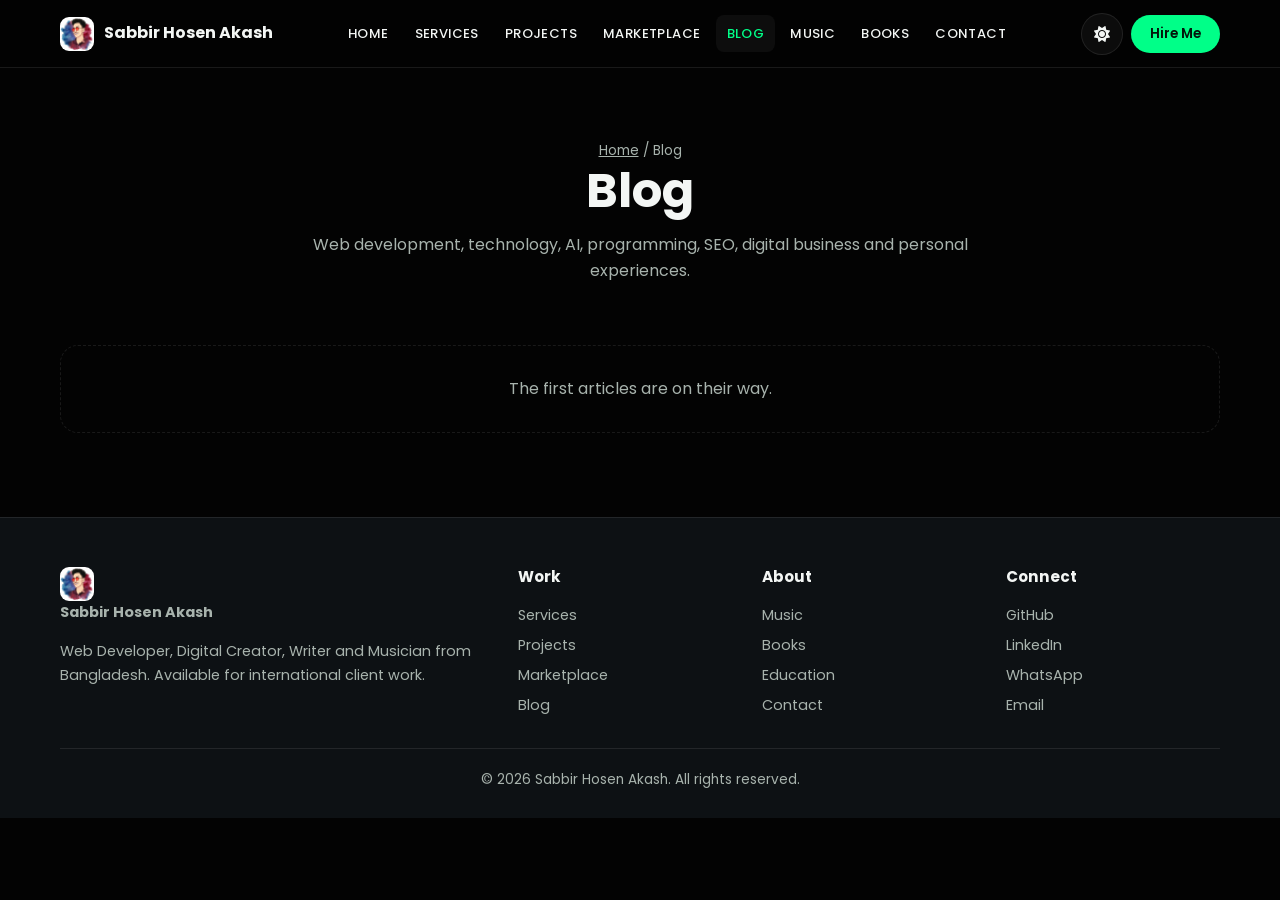
<file: blog.html>
<!DOCTYPE html>
<html lang="en" data-theme="dark">
<head>
<meta charset="UTF-8">
<meta name="viewport" content="width=device-width, initial-scale=1">
<title>Blog | Sabbir Hosen Akash</title>
<meta name="description" content="Articles on web development, SEO, AI and digital business.">
<meta name="author" content="Sabbir Hosen Akash">
<meta name="robots" content="index, follow">
<link rel="canonical" href="https://sabbirhosenakash.github.io/blog.html">
<meta property="og:type" content="website"><meta property="og:site_name" content="Sabbir Hosen Akash">
<meta property="og:url" content="https://sabbirhosenakash.github.io/blog.html"><meta property="og:title" content="Blog | Sabbir Hosen Akash">
<meta property="og:description" content="Articles on web development, SEO, AI and digital business."><meta property="og:image" content="https://sabbirhosenakash.github.io/sabbir.png">
<meta name="twitter:card" content="summary_large_image">
<link rel="icon" type="image/png" sizes="32x32" href="favicon-32x32.png"><link rel="icon" type="image/png" sizes="16x16" href="favicon-16x16.png">
<link rel="apple-touch-icon" sizes="180x180" href="apple-touch-icon.png"><link rel="shortcut icon" href="favicon.ico">
<link rel="manifest" href="site.webmanifest"><meta name="theme-color" content="#07090b">
<script>try{var t=localStorage.getItem('theme');if(t)document.documentElement.setAttribute('data-theme',t)}catch(e){}</script>
<link rel="preconnect" href="https://fonts.googleapis.com"><link rel="preconnect" href="https://fonts.gstatic.com" crossorigin>
<link rel="stylesheet" href="https://fonts.googleapis.com/css2?family=Poppins:wght@400;500;600;700&display=swap">
<link rel="stylesheet" href="https://cdnjs.cloudflare.com/ajax/libs/font-awesome/6.4.0/css/all.min.css">
<link rel="stylesheet" href="style.css">
</head>
<body data-page="blog">
<div id="site-header"></div>
<main id="main"><div id="view"><p class="loading">Loading…</p></div></main>
<div id="site-footer"></div>
<script src="config.js"></script>
<script src="data.js"></script>
<script src="script.js"></script>
</body>
</html>
</file>
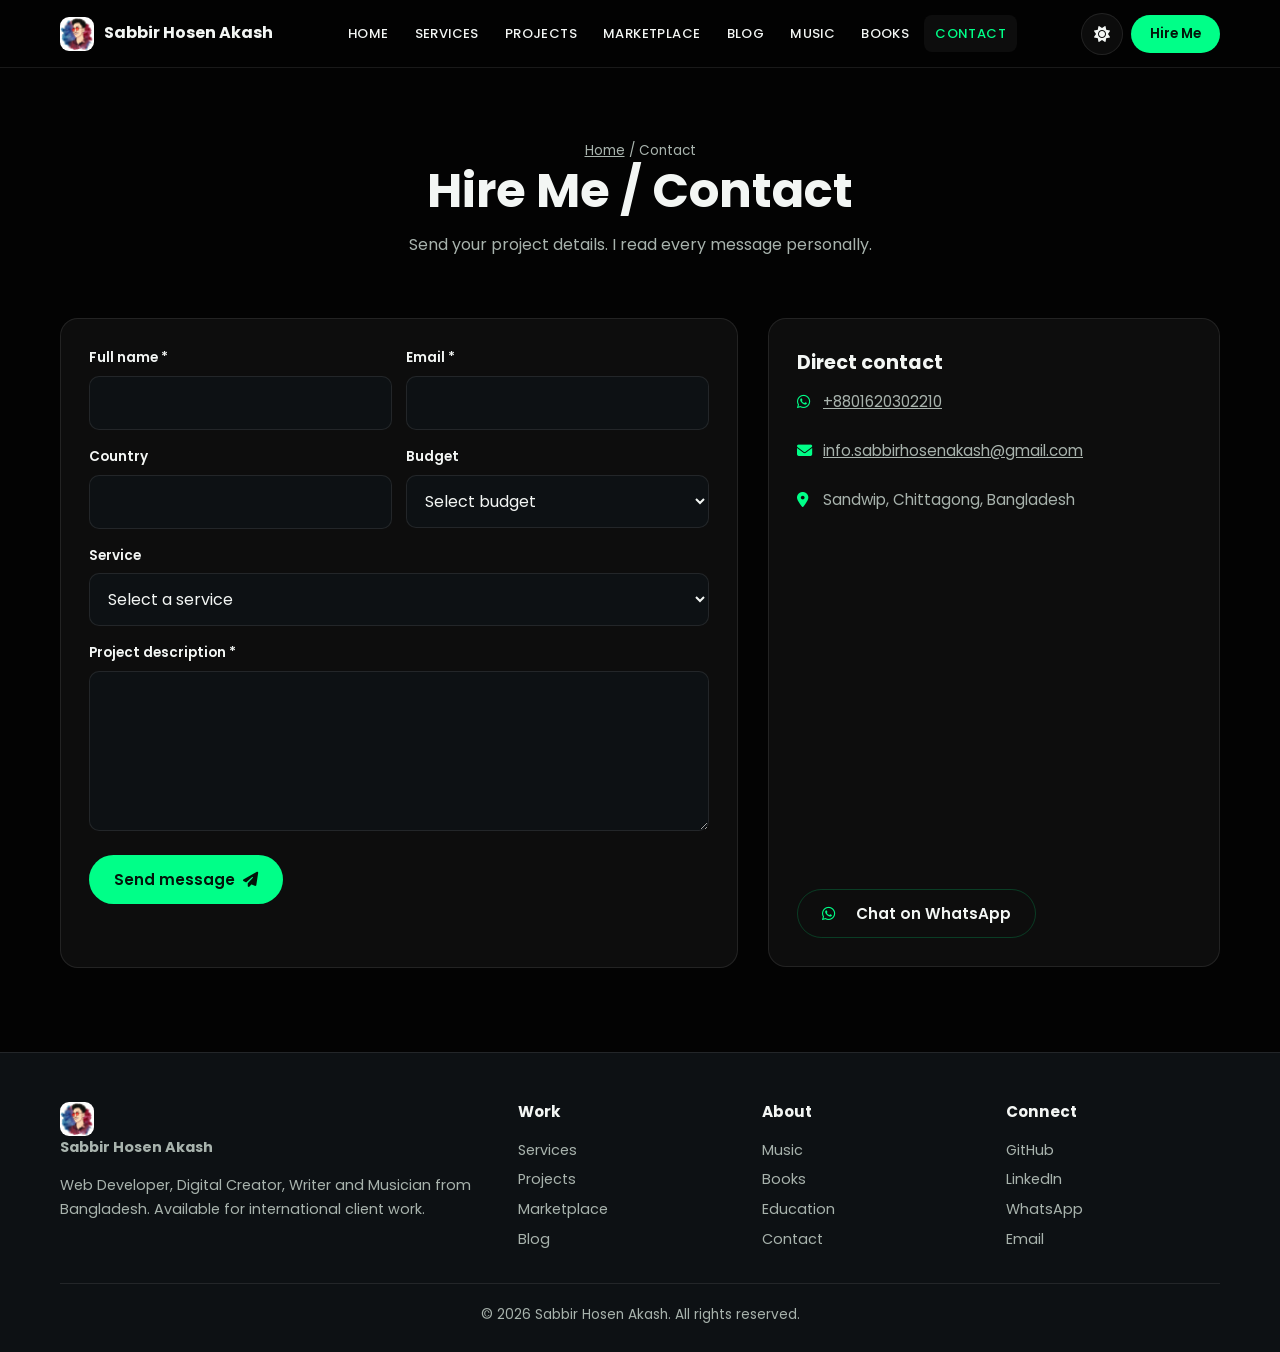
<file: contact.html>
<!DOCTYPE html>
<html lang="en" data-theme="dark">
<head>
<meta charset="UTF-8">
<meta name="viewport" content="width=device-width, initial-scale=1">
<title>Contact &amp; Hire Me | Sabbir Hosen Akash</title>
<meta name="description" content="Start a project with Sabbir Hosen Akash.">
<meta name="author" content="Sabbir Hosen Akash">
<meta name="robots" content="index, follow">
<link rel="canonical" href="https://sabbirhosenakash.github.io/contact.html">
<meta property="og:type" content="website"><meta property="og:site_name" content="Sabbir Hosen Akash">
<meta property="og:url" content="https://sabbirhosenakash.github.io/contact.html"><meta property="og:title" content="Contact &amp; Hire Me | Sabbir Hosen Akash">
<meta property="og:description" content="Start a project with Sabbir Hosen Akash."><meta property="og:image" content="https://sabbirhosenakash.github.io/sabbir.png">
<meta name="twitter:card" content="summary_large_image">
<link rel="icon" type="image/png" sizes="32x32" href="favicon-32x32.png"><link rel="icon" type="image/png" sizes="16x16" href="favicon-16x16.png">
<link rel="apple-touch-icon" sizes="180x180" href="apple-touch-icon.png"><link rel="shortcut icon" href="favicon.ico">
<link rel="manifest" href="site.webmanifest"><meta name="theme-color" content="#07090b">
<script>try{var t=localStorage.getItem('theme');if(t)document.documentElement.setAttribute('data-theme',t)}catch(e){}</script>
<link rel="preconnect" href="https://fonts.googleapis.com"><link rel="preconnect" href="https://fonts.gstatic.com" crossorigin>
<link rel="stylesheet" href="https://fonts.googleapis.com/css2?family=Poppins:wght@400;500;600;700&display=swap">
<link rel="stylesheet" href="https://cdnjs.cloudflare.com/ajax/libs/font-awesome/6.4.0/css/all.min.css">
<link rel="stylesheet" href="style.css">
</head>
<body data-page="contact">
<div id="site-header"></div>
<main id="main"><div id="view"><p class="loading">Loading…</p></div></main>
<div id="site-footer"></div>
<script src="config.js"></script>
<script src="data.js"></script>
<script src="script.js"></script>
</body>
</html>
</file>
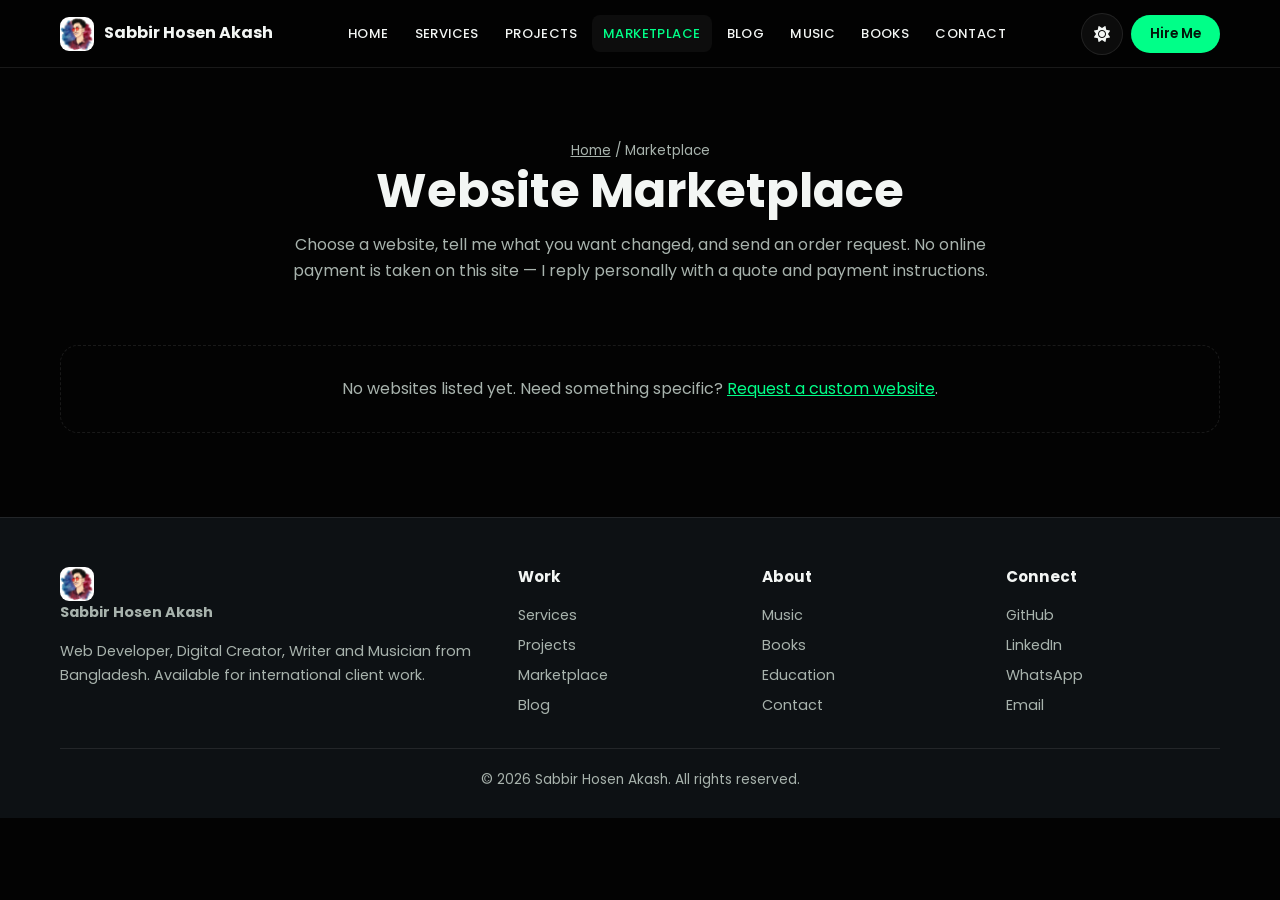
<file: marketplace.html>
<!DOCTYPE html>
<html lang="en" data-theme="dark">
<head>
<meta charset="UTF-8">
<meta name="viewport" content="width=device-width, initial-scale=1">
<title>Ready-Made Website Marketplace | Sabbir Hosen Akash</title>
<meta name="description" content="Ready-made websites built by Sabbir Hosen Akash.">
<meta name="author" content="Sabbir Hosen Akash">
<meta name="robots" content="index, follow">
<link rel="canonical" href="https://sabbirhosenakash.github.io/marketplace.html">
<meta property="og:type" content="website"><meta property="og:site_name" content="Sabbir Hosen Akash">
<meta property="og:url" content="https://sabbirhosenakash.github.io/marketplace.html"><meta property="og:title" content="Ready-Made Website Marketplace | Sabbir Hosen Akash">
<meta property="og:description" content="Ready-made websites built by Sabbir Hosen Akash."><meta property="og:image" content="https://sabbirhosenakash.github.io/sabbir.png">
<meta name="twitter:card" content="summary_large_image">
<link rel="icon" type="image/png" sizes="32x32" href="favicon-32x32.png"><link rel="icon" type="image/png" sizes="16x16" href="favicon-16x16.png">
<link rel="apple-touch-icon" sizes="180x180" href="apple-touch-icon.png"><link rel="shortcut icon" href="favicon.ico">
<link rel="manifest" href="site.webmanifest"><meta name="theme-color" content="#07090b">
<script>try{var t=localStorage.getItem('theme');if(t)document.documentElement.setAttribute('data-theme',t)}catch(e){}</script>
<link rel="preconnect" href="https://fonts.googleapis.com"><link rel="preconnect" href="https://fonts.gstatic.com" crossorigin>
<link rel="stylesheet" href="https://fonts.googleapis.com/css2?family=Poppins:wght@400;500;600;700&display=swap">
<link rel="stylesheet" href="https://cdnjs.cloudflare.com/ajax/libs/font-awesome/6.4.0/css/all.min.css">
<link rel="stylesheet" href="style.css">
</head>
<body data-page="marketplace">
<div id="site-header"></div>
<main id="main"><div id="view"><p class="loading">Loading…</p></div></main>
<div id="site-footer"></div>
<script src="config.js"></script>
<script src="data.js"></script>
<script src="script.js"></script>
</body>
</html>
</file>
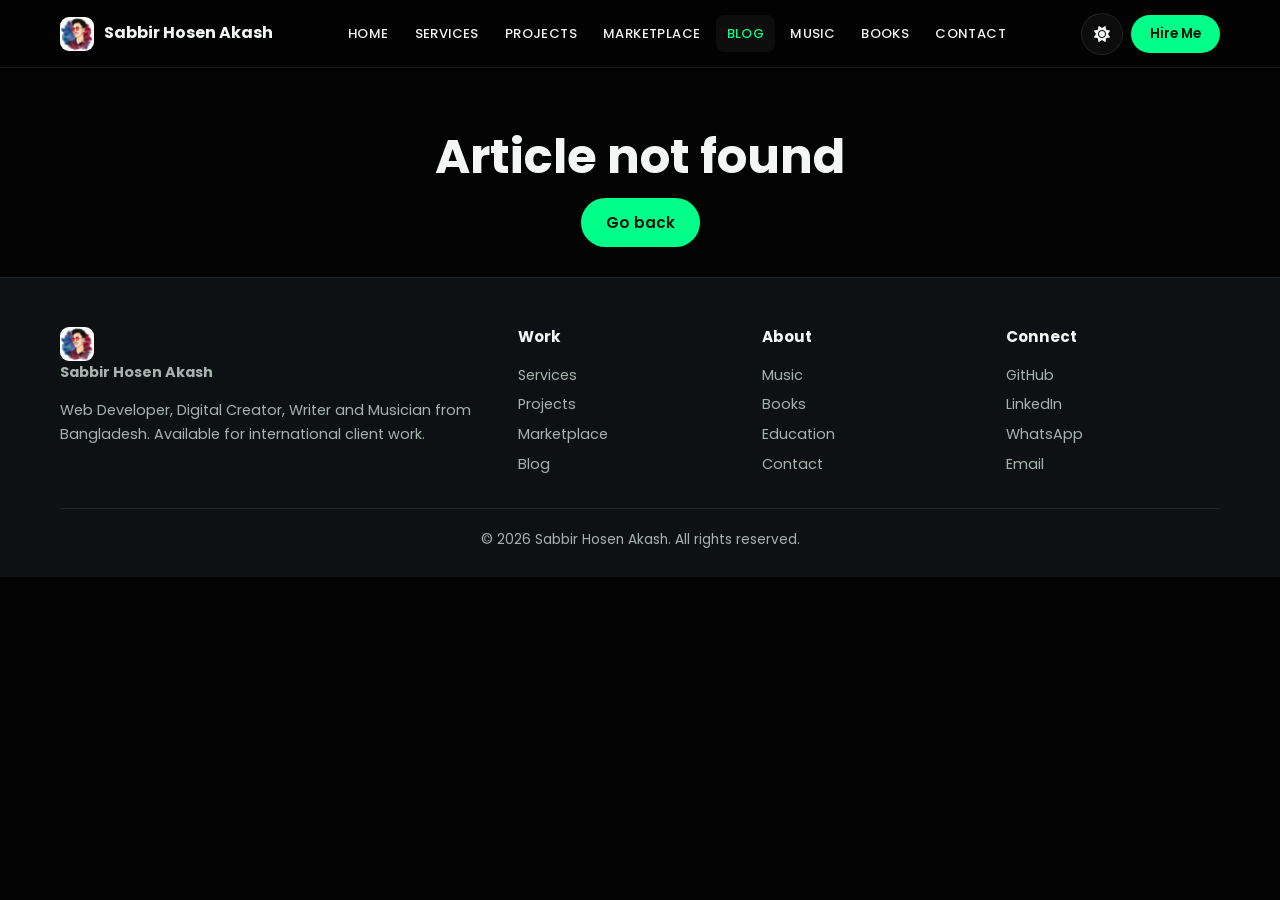
<file: post.html>
<!DOCTYPE html>
<html lang="en" data-theme="dark">
<head>
<meta charset="UTF-8">
<meta name="viewport" content="width=device-width, initial-scale=1">
<title>Article | Sabbir Hosen Akash</title>
<meta name="description" content="Article by Sabbir Hosen Akash.">
<meta name="author" content="Sabbir Hosen Akash">
<meta name="robots" content="index, follow">
<link rel="canonical" href="https://sabbirhosenakash.github.io/post.html">
<meta property="og:type" content="website"><meta property="og:site_name" content="Sabbir Hosen Akash">
<meta property="og:url" content="https://sabbirhosenakash.github.io/post.html"><meta property="og:title" content="Article | Sabbir Hosen Akash">
<meta property="og:description" content="Article by Sabbir Hosen Akash."><meta property="og:image" content="https://sabbirhosenakash.github.io/sabbir.png">
<meta name="twitter:card" content="summary_large_image">
<link rel="icon" type="image/png" sizes="32x32" href="favicon-32x32.png"><link rel="icon" type="image/png" sizes="16x16" href="favicon-16x16.png">
<link rel="apple-touch-icon" sizes="180x180" href="apple-touch-icon.png"><link rel="shortcut icon" href="favicon.ico">
<link rel="manifest" href="site.webmanifest"><meta name="theme-color" content="#07090b">
<script>try{var t=localStorage.getItem('theme');if(t)document.documentElement.setAttribute('data-theme',t)}catch(e){}</script>
<link rel="preconnect" href="https://fonts.googleapis.com"><link rel="preconnect" href="https://fonts.gstatic.com" crossorigin>
<link rel="stylesheet" href="https://fonts.googleapis.com/css2?family=Poppins:wght@400;500;600;700&display=swap">
<link rel="stylesheet" href="https://cdnjs.cloudflare.com/ajax/libs/font-awesome/6.4.0/css/all.min.css">
<link rel="stylesheet" href="style.css">
</head>
<body data-page="post">
<div id="site-header"></div>
<main id="main"><div id="view"><p class="loading">Loading…</p></div></main>
<div id="site-footer"></div>
<script src="config.js"></script>
<script src="data.js"></script>
<script src="script.js"></script>
</body>
</html>
</file>
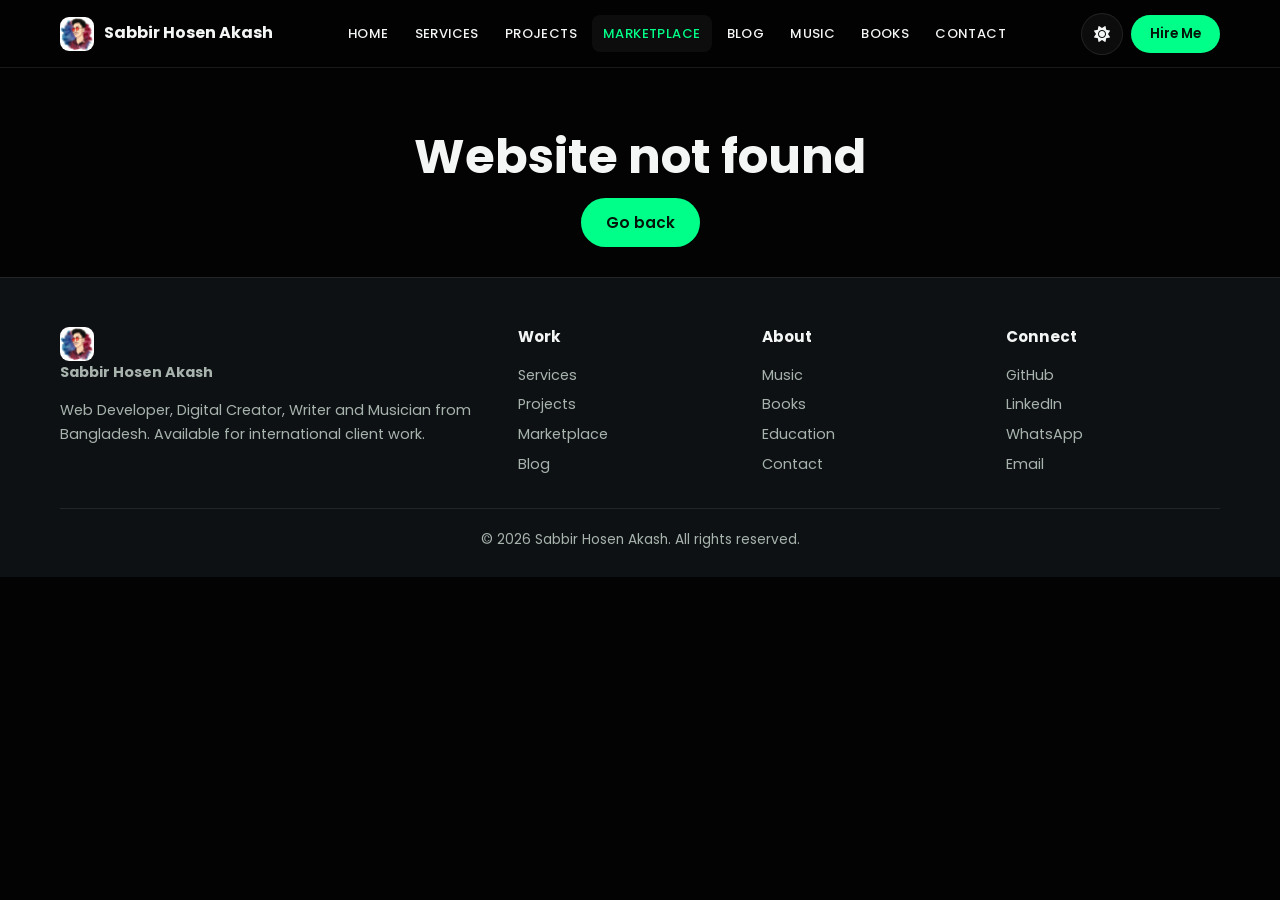
<file: product.html>
<!DOCTYPE html>
<html lang="en" data-theme="dark">
<head>
<meta charset="UTF-8">
<meta name="viewport" content="width=device-width, initial-scale=1">
<title>Ready-made Website | Sabbir Hosen Akash</title>
<meta name="description" content="Ready-made website by Sabbir Hosen Akash.">
<meta name="author" content="Sabbir Hosen Akash">
<meta name="robots" content="index, follow">
<link rel="canonical" href="https://sabbirhosenakash.github.io/product.html">
<meta property="og:type" content="website"><meta property="og:site_name" content="Sabbir Hosen Akash">
<meta property="og:url" content="https://sabbirhosenakash.github.io/product.html"><meta property="og:title" content="Ready-made Website | Sabbir Hosen Akash">
<meta property="og:description" content="Ready-made website by Sabbir Hosen Akash."><meta property="og:image" content="https://sabbirhosenakash.github.io/sabbir.png">
<meta name="twitter:card" content="summary_large_image">
<link rel="icon" type="image/png" sizes="32x32" href="favicon-32x32.png"><link rel="icon" type="image/png" sizes="16x16" href="favicon-16x16.png">
<link rel="apple-touch-icon" sizes="180x180" href="apple-touch-icon.png"><link rel="shortcut icon" href="favicon.ico">
<link rel="manifest" href="site.webmanifest"><meta name="theme-color" content="#07090b">
<script>try{var t=localStorage.getItem('theme');if(t)document.documentElement.setAttribute('data-theme',t)}catch(e){}</script>
<link rel="preconnect" href="https://fonts.googleapis.com"><link rel="preconnect" href="https://fonts.gstatic.com" crossorigin>
<link rel="stylesheet" href="https://fonts.googleapis.com/css2?family=Poppins:wght@400;500;600;700&display=swap">
<link rel="stylesheet" href="https://cdnjs.cloudflare.com/ajax/libs/font-awesome/6.4.0/css/all.min.css">
<link rel="stylesheet" href="style.css">
</head>
<body data-page="product">
<div id="site-header"></div>
<main id="main"><div id="view"><p class="loading">Loading…</p></div></main>
<div id="site-footer"></div>
<script src="config.js"></script>
<script src="data.js"></script>
<script src="script.js"></script>
</body>
</html>
</file>
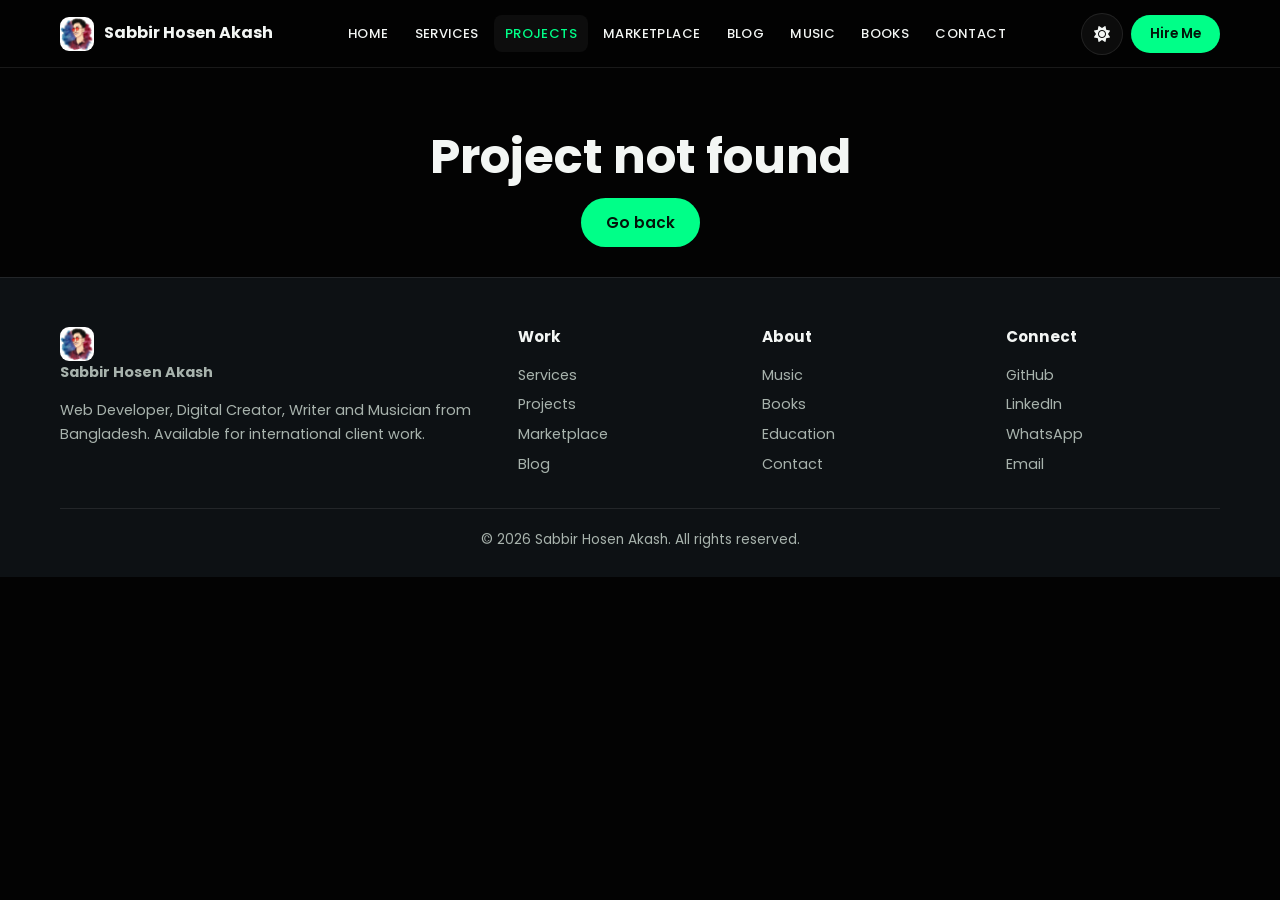
<file: project.html>
<!DOCTYPE html>
<html lang="en" data-theme="dark">
<head>
<meta charset="UTF-8">
<meta name="viewport" content="width=device-width, initial-scale=1">
<title>Project Case Study | Sabbir Hosen Akash</title>
<meta name="description" content="Project case study by Sabbir Hosen Akash.">
<meta name="author" content="Sabbir Hosen Akash">
<meta name="robots" content="index, follow">
<link rel="canonical" href="https://sabbirhosenakash.github.io/project.html">
<meta property="og:type" content="website"><meta property="og:site_name" content="Sabbir Hosen Akash">
<meta property="og:url" content="https://sabbirhosenakash.github.io/project.html"><meta property="og:title" content="Project Case Study | Sabbir Hosen Akash">
<meta property="og:description" content="Project case study by Sabbir Hosen Akash."><meta property="og:image" content="https://sabbirhosenakash.github.io/sabbir.png">
<meta name="twitter:card" content="summary_large_image">
<link rel="icon" type="image/png" sizes="32x32" href="favicon-32x32.png"><link rel="icon" type="image/png" sizes="16x16" href="favicon-16x16.png">
<link rel="apple-touch-icon" sizes="180x180" href="apple-touch-icon.png"><link rel="shortcut icon" href="favicon.ico">
<link rel="manifest" href="site.webmanifest"><meta name="theme-color" content="#07090b">
<script>try{var t=localStorage.getItem('theme');if(t)document.documentElement.setAttribute('data-theme',t)}catch(e){}</script>
<link rel="preconnect" href="https://fonts.googleapis.com"><link rel="preconnect" href="https://fonts.gstatic.com" crossorigin>
<link rel="stylesheet" href="https://fonts.googleapis.com/css2?family=Poppins:wght@400;500;600;700&display=swap">
<link rel="stylesheet" href="https://cdnjs.cloudflare.com/ajax/libs/font-awesome/6.4.0/css/all.min.css">
<link rel="stylesheet" href="style.css">
</head>
<body data-page="project">
<div id="site-header"></div>
<main id="main"><div id="view"><p class="loading">Loading…</p></div></main>
<div id="site-footer"></div>
<script src="config.js"></script>
<script src="data.js"></script>
<script src="script.js"></script>
</body>
</html>
</file>
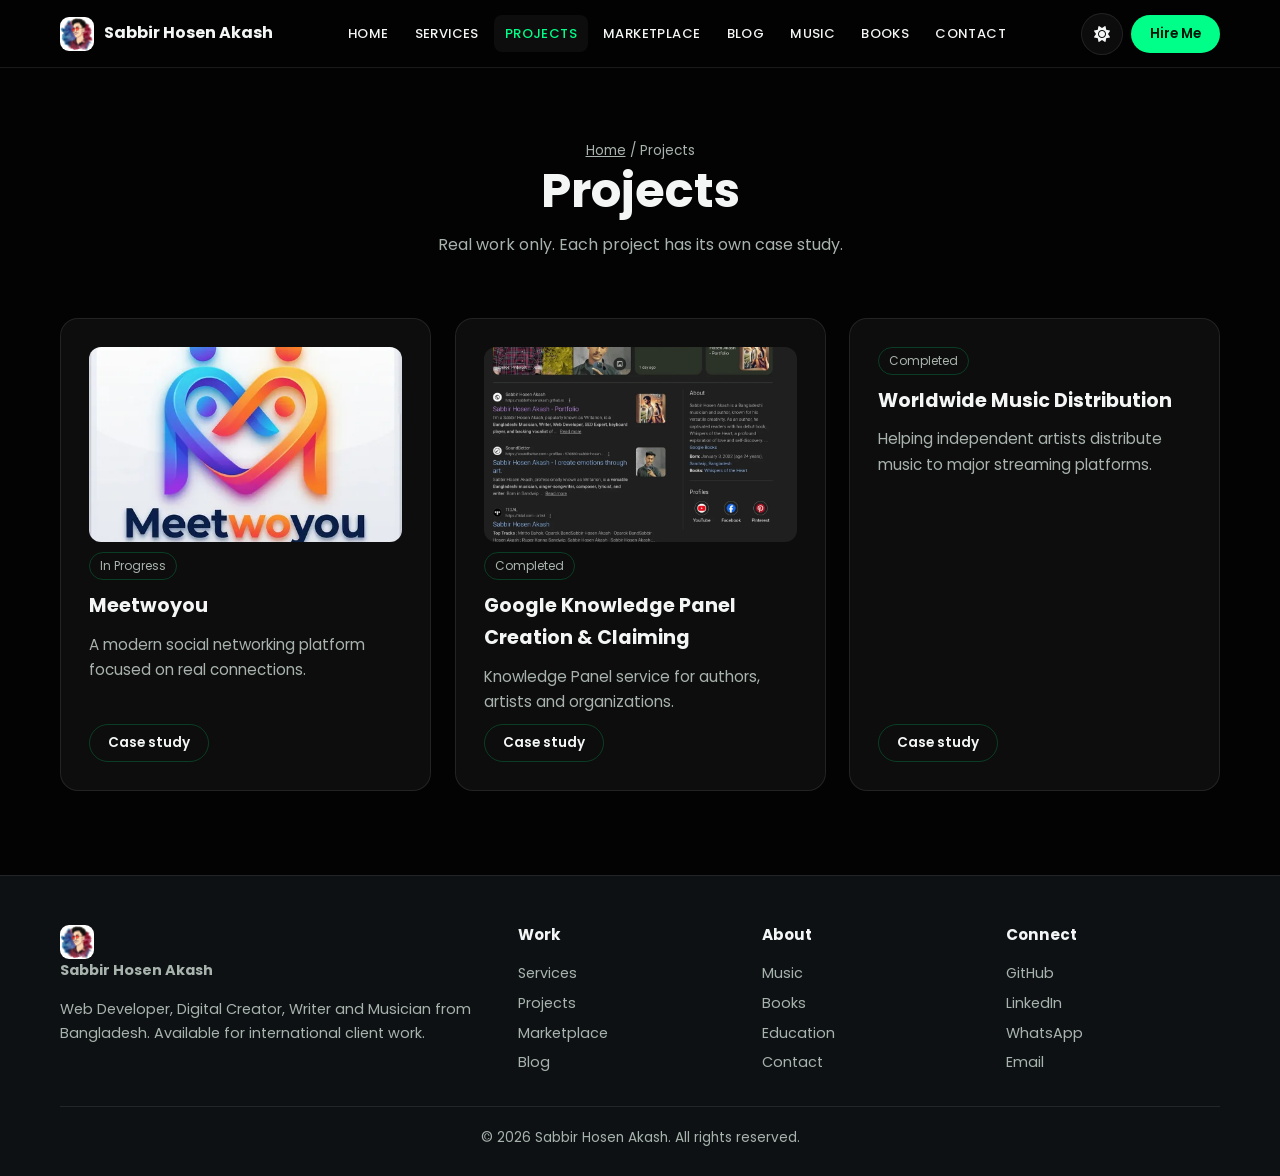
<file: projects.html>
<!DOCTYPE html>
<html lang="en" data-theme="dark">
<head>
<meta charset="UTF-8">
<meta name="viewport" content="width=device-width, initial-scale=1">
<title>Projects &amp; Case Studies | Sabbir Hosen Akash</title>
<meta name="description" content="Selected projects and case studies by Sabbir Hosen Akash.">
<meta name="author" content="Sabbir Hosen Akash">
<meta name="robots" content="index, follow">
<link rel="canonical" href="https://sabbirhosenakash.github.io/projects.html">
<meta property="og:type" content="website"><meta property="og:site_name" content="Sabbir Hosen Akash">
<meta property="og:url" content="https://sabbirhosenakash.github.io/projects.html"><meta property="og:title" content="Projects &amp; Case Studies | Sabbir Hosen Akash">
<meta property="og:description" content="Selected projects and case studies by Sabbir Hosen Akash."><meta property="og:image" content="https://sabbirhosenakash.github.io/sabbir.png">
<meta name="twitter:card" content="summary_large_image">
<link rel="icon" type="image/png" sizes="32x32" href="favicon-32x32.png"><link rel="icon" type="image/png" sizes="16x16" href="favicon-16x16.png">
<link rel="apple-touch-icon" sizes="180x180" href="apple-touch-icon.png"><link rel="shortcut icon" href="favicon.ico">
<link rel="manifest" href="site.webmanifest"><meta name="theme-color" content="#07090b">
<script>try{var t=localStorage.getItem('theme');if(t)document.documentElement.setAttribute('data-theme',t)}catch(e){}</script>
<link rel="preconnect" href="https://fonts.googleapis.com"><link rel="preconnect" href="https://fonts.gstatic.com" crossorigin>
<link rel="stylesheet" href="https://fonts.googleapis.com/css2?family=Poppins:wght@400;500;600;700&display=swap">
<link rel="stylesheet" href="https://cdnjs.cloudflare.com/ajax/libs/font-awesome/6.4.0/css/all.min.css">
<link rel="stylesheet" href="style.css">
</head>
<body data-page="projects">
<div id="site-header"></div>
<main id="main"><div id="view"><p class="loading">Loading…</p></div></main>
<div id="site-footer"></div>
<script src="config.js"></script>
<script src="data.js"></script>
<script src="script.js"></script>
</body>
</html>
</file>
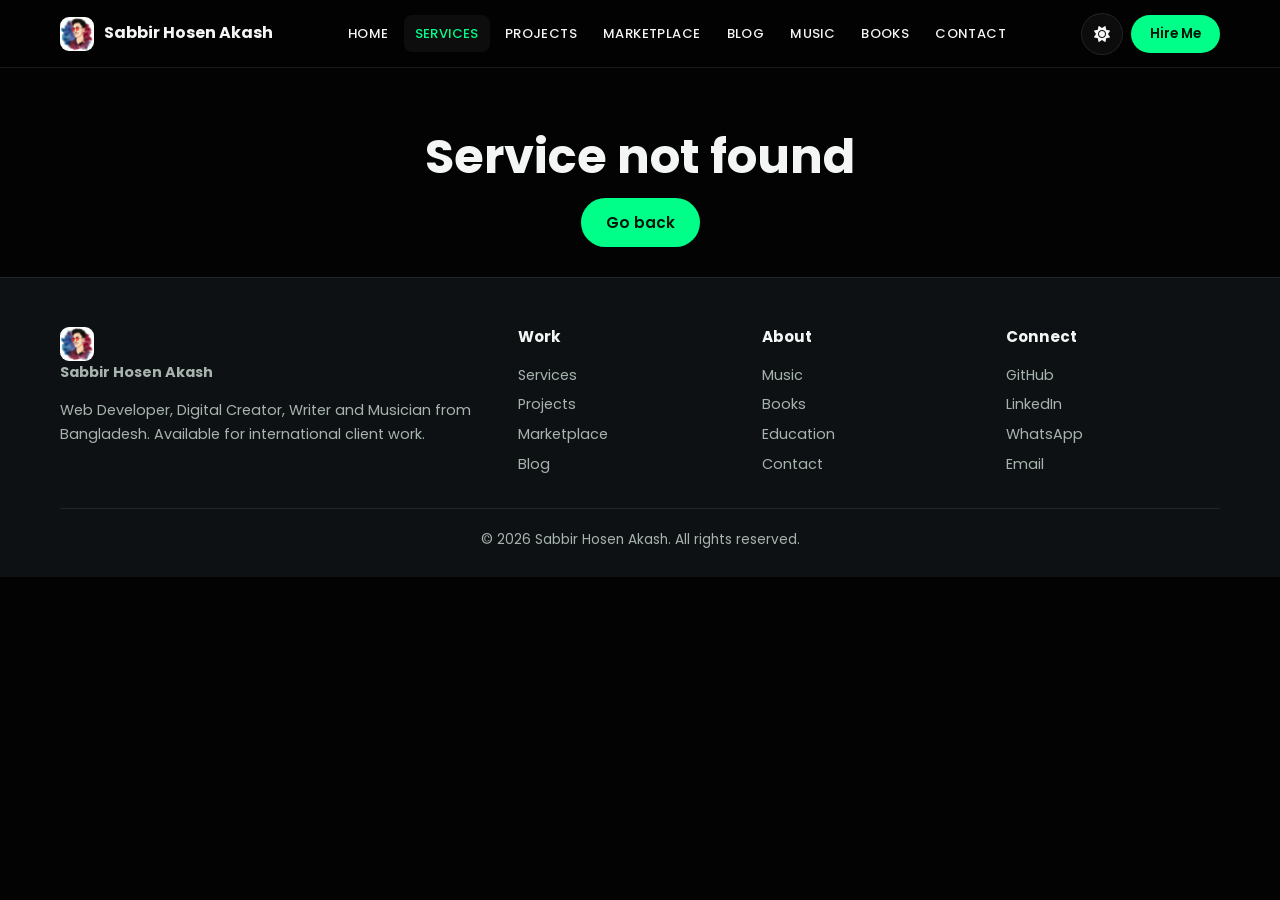
<file: service.html>
<!DOCTYPE html>
<html lang="en" data-theme="dark">
<head>
<meta charset="UTF-8">
<meta name="viewport" content="width=device-width, initial-scale=1">
<title>Service | Sabbir Hosen Akash</title>
<meta name="description" content="Service details by Sabbir Hosen Akash.">
<meta name="author" content="Sabbir Hosen Akash">
<meta name="robots" content="index, follow">
<link rel="canonical" href="https://sabbirhosenakash.github.io/service.html">
<meta property="og:type" content="website"><meta property="og:site_name" content="Sabbir Hosen Akash">
<meta property="og:url" content="https://sabbirhosenakash.github.io/service.html"><meta property="og:title" content="Service | Sabbir Hosen Akash">
<meta property="og:description" content="Service details by Sabbir Hosen Akash."><meta property="og:image" content="https://sabbirhosenakash.github.io/sabbir.png">
<meta name="twitter:card" content="summary_large_image">
<link rel="icon" type="image/png" sizes="32x32" href="favicon-32x32.png"><link rel="icon" type="image/png" sizes="16x16" href="favicon-16x16.png">
<link rel="apple-touch-icon" sizes="180x180" href="apple-touch-icon.png"><link rel="shortcut icon" href="favicon.ico">
<link rel="manifest" href="site.webmanifest"><meta name="theme-color" content="#07090b">
<script>try{var t=localStorage.getItem('theme');if(t)document.documentElement.setAttribute('data-theme',t)}catch(e){}</script>
<link rel="preconnect" href="https://fonts.googleapis.com"><link rel="preconnect" href="https://fonts.gstatic.com" crossorigin>
<link rel="stylesheet" href="https://fonts.googleapis.com/css2?family=Poppins:wght@400;500;600;700&display=swap">
<link rel="stylesheet" href="https://cdnjs.cloudflare.com/ajax/libs/font-awesome/6.4.0/css/all.min.css">
<link rel="stylesheet" href="style.css">
</head>
<body data-page="service">
<div id="site-header"></div>
<main id="main"><div id="view"><p class="loading">Loading…</p></div></main>
<div id="site-footer"></div>
<script src="config.js"></script>
<script src="data.js"></script>
<script src="script.js"></script>
</body>
</html>
</file>
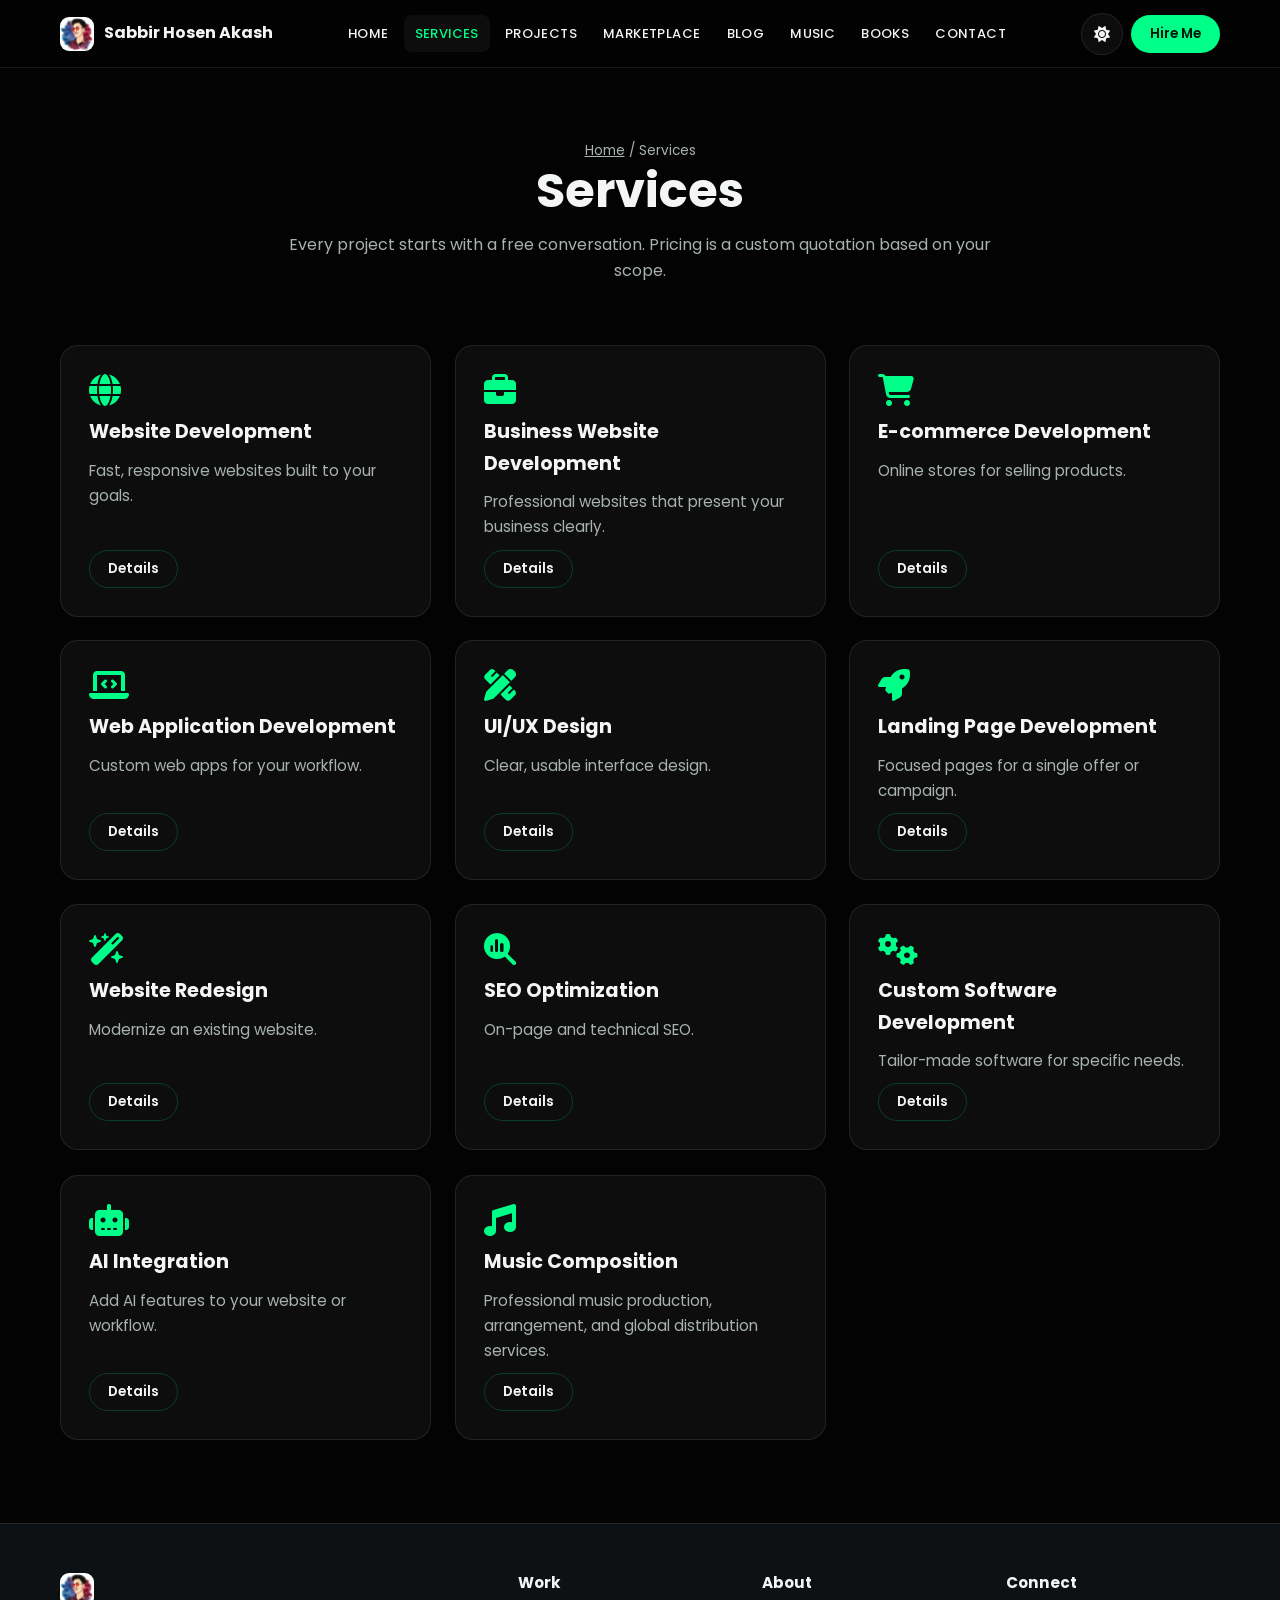
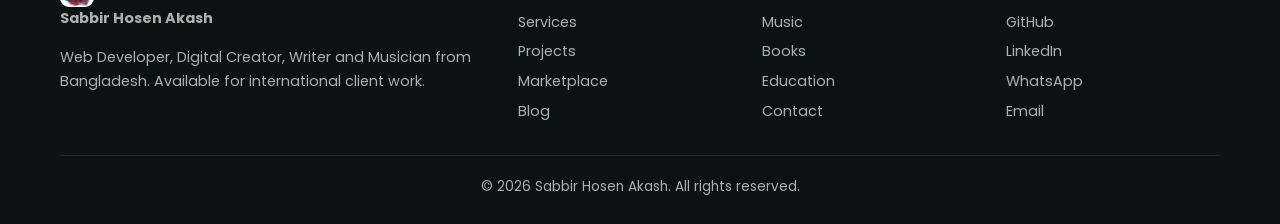
<file: services.html>
<!DOCTYPE html>
<html lang="en" data-theme="dark">
<head>
<meta charset="UTF-8">
<meta name="viewport" content="width=device-width, initial-scale=1">
<title>Web Development &amp; Digital Services | Sabbir Hosen Akash</title>
<meta name="description" content="Website development, e-commerce, web apps, UI/UX, SEO, custom software and AI integration services.">
<meta name="author" content="Sabbir Hosen Akash">
<meta name="robots" content="index, follow">
<link rel="canonical" href="https://sabbirhosenakash.github.io/services.html">
<meta property="og:type" content="website"><meta property="og:site_name" content="Sabbir Hosen Akash">
<meta property="og:url" content="https://sabbirhosenakash.github.io/services.html"><meta property="og:title" content="Web Development &amp; Digital Services | Sabbir Hosen Akash">
<meta property="og:description" content="Website development, e-commerce, web apps, UI/UX, SEO, custom software and AI integration services."><meta property="og:image" content="https://sabbirhosenakash.github.io/sabbir.png">
<meta name="twitter:card" content="summary_large_image">
<link rel="icon" type="image/png" sizes="32x32" href="favicon-32x32.png"><link rel="icon" type="image/png" sizes="16x16" href="favicon-16x16.png">
<link rel="apple-touch-icon" sizes="180x180" href="apple-touch-icon.png"><link rel="shortcut icon" href="favicon.ico">
<link rel="manifest" href="site.webmanifest"><meta name="theme-color" content="#07090b">
<script>try{var t=localStorage.getItem('theme');if(t)document.documentElement.setAttribute('data-theme',t)}catch(e){}</script>
<link rel="preconnect" href="https://fonts.googleapis.com"><link rel="preconnect" href="https://fonts.gstatic.com" crossorigin>
<link rel="stylesheet" href="https://fonts.googleapis.com/css2?family=Poppins:wght@400;500;600;700&display=swap">
<link rel="stylesheet" href="https://cdnjs.cloudflare.com/ajax/libs/font-awesome/6.4.0/css/all.min.css">
<link rel="stylesheet" href="style.css">
</head>
<body data-page="services">
<div id="site-header"></div>
<main id="main"><div id="view"><p class="loading">Loading…</p></div></main>
<div id="site-footer"></div>
<script src="config.js"></script>
<script src="data.js"></script>
<script src="script.js"></script>
</body>
</html>
</file>
<file: style.css>
/* Sabbir Hosen Akash — design system (keeps the original neon-green identity) */
:root{
  --primary:#00ff88; --primary-ink:#03140a; --accent:#ff0000; --blue:#2f8cff;
  --bg:#030303; --bg-2:#0d1114; --card:rgba(255,255,255,.045); --card-solid:#11161a;
  --border:rgba(0,230,122,.22); --line:rgba(255,255,255,.09);
  --text:#f3f6f4; --muted:#a8b3ad; --shadow:0 18px 50px rgba(0,0,0,.45);
  --radius:18px; --max:1160px; --nav-h:68px;
  --font:'Poppins',system-ui,-apple-system,'Segoe UI',Roboto,sans-serif;
}
:root[data-theme="light"]{
  --primary:#00935a; --primary-ink:#ffffff; --bg:#f6f8f7; --bg-2:#ffffff;
  --card:#ffffff; --card-solid:#ffffff; --border:rgba(0,147,90,.28); --line:rgba(0,0,0,.09);
  --text:#101614; --muted:#56635c; --shadow:0 14px 40px rgba(16,40,28,.12);
}
[hidden]{display:none!important}
*{margin:0;padding:0;box-sizing:border-box}
html{overflow-x:clip;scroll-behavior:smooth;scroll-padding-top:calc(var(--nav-h) + 12px);-webkit-text-size-adjust:100%}
body{font-family:var(--font);background:var(--bg);color:var(--text);line-height:1.65;overflow-x:clip}
img{max-width:100%;height:auto;display:block}
a{color:var(--primary)}
:focus-visible{outline:3px solid var(--primary);outline-offset:3px;border-radius:6px}
.skip-link{position:absolute;left:-999px;top:8px;background:var(--primary);color:var(--primary-ink);padding:10px 16px;border-radius:8px;z-index:3000}
.skip-link:focus{left:8px}
.container{width:min(var(--max),92%);margin:0 auto}
section{padding:84px 0}
.section-title{font-size:clamp(1.7rem,4vw,2.5rem);text-align:center;margin-bottom:14px;letter-spacing:.5px;line-height:1.2}
.section-title span{color:var(--primary)}
.section-sub{text-align:center;color:var(--muted);max-width:680px;margin:0 auto 46px}
.eyebrow{display:inline-block;color:var(--primary);font-weight:600;font-size:.8rem;letter-spacing:2px;text-transform:uppercase;margin-bottom:10px}

/* nav */
.navbar{position:fixed;inset:0 0 auto 0;z-index:1000;height:var(--nav-h);background:color-mix(in srgb,var(--bg) 82%,transparent);backdrop-filter:blur(14px);border-bottom:1px solid var(--line)}
.navbar .container{display:flex;align-items:center;justify-content:space-between;height:100%;gap:16px}
.brand{display:flex;align-items:center;gap:10px;color:var(--text);text-decoration:none;font-weight:700}
.brand img{width:34px;height:34px;border-radius:9px}
#nav-links{display:flex;list-style:none;gap:4px;align-items:center}
#nav-links a{display:block;padding:8px 11px;color:var(--text);text-decoration:none;font-size:.82rem;font-weight:500;text-transform:uppercase;letter-spacing:.4px;border-radius:8px;transition:.25s}
#nav-links a:hover,#nav-links a[aria-current="page"]{color:var(--primary);background:var(--card)}
.nav-actions{display:flex;gap:8px;align-items:center}
.icon-btn{width:42px;height:42px;border-radius:50%;border:1px solid var(--line);background:var(--card);color:var(--text);cursor:pointer;font-size:1rem;display:grid;place-items:center;transition:.25s}
.icon-btn:hover{border-color:var(--primary);color:var(--primary)}
.menu-btn{display:none}
.btn{display:inline-flex;align-items:center;gap:8px;justify-content:center;padding:12px 24px;border-radius:50px;border:1px solid transparent;font:600 .95rem var(--font);cursor:pointer;text-decoration:none;transition:.25s;min-height:44px}
.btn-primary{background:var(--primary);color:var(--primary-ink)}
.btn-primary:hover{transform:translateY(-2px);box-shadow:0 8px 26px color-mix(in srgb,var(--primary) 45%,transparent)}
.btn-outline{background:transparent;color:var(--text);border-color:var(--border)}
.btn-outline:hover{border-color:var(--primary);color:var(--primary)}
.btn[disabled]{opacity:.6;cursor:not-allowed;transform:none}
.btn-sm{padding:8px 18px;min-height:38px;font-size:.85rem}
.btn{white-space:nowrap}

/* hero */
.hero{min-height:100svh;display:flex;align-items:center;padding:calc(var(--nav-h) + 40px) 0 50px;position:relative}
.hero-grid{display:grid;grid-template-columns:1fr 1.2fr;gap:50px;align-items:center}
.hero-left{text-align:center}
.profile-wrapper{position:relative;width:240px;height:240px;margin:0 auto 18px;display:grid;place-items:center}
.profile-img{width:196px;height:196px;border-radius:50%;object-fit:cover;z-index:2;border:4px solid var(--bg)}
.rotating-ring{position:absolute;width:228px;height:228px;border-radius:50%;border:5px solid transparent;border-top-color:var(--primary);border-bottom-color:var(--accent);animation:spin 3s linear infinite}
@keyframes spin{to{transform:rotate(360deg)}}
.hero h1{font-size:clamp(2.1rem,5vw,3.4rem);line-height:1.15;margin:6px 0}
.hero h3{font-weight:500;color:var(--muted)}
.type-wrap{font-size:clamp(1.1rem,2.4vw,1.5rem);font-weight:500;min-height:2em}
#typing-effect{color:var(--primary)}
.bio{color:var(--muted);font-size:1.05rem;margin:0 0 20px}
.hero-cta{display:flex;gap:12px;flex-wrap:wrap;margin-bottom:22px}
.social-icons{display:flex;gap:12px;flex-wrap:wrap}
.social-icons a{width:44px;height:44px;border-radius:50%;background:var(--card);border:1px solid var(--line);display:grid;place-items:center;color:var(--text);text-decoration:none;transition:.25s}
.social-icons a:hover{background:var(--primary);color:var(--primary-ink);transform:translateY(-4px)}
.stats{display:grid;grid-template-columns:repeat(3,1fr);gap:14px;margin-top:26px}
.stat{background:var(--card);border:1px solid var(--line);border-radius:14px;padding:14px;text-align:center}
.stat b{display:block;color:var(--primary);font-size:1.15rem}.stat span{font-size:.8rem;color:var(--muted)}

/* cards */
.grid{display:grid;grid-template-columns:repeat(auto-fit,minmax(min(100%,290px),1fr));gap:24px}
.card{background:var(--card);border:1px solid var(--line);border-radius:var(--radius);padding:28px;transition:.3s;display:flex;flex-direction:column;gap:10px;position:relative}
.card:hover{transform:translateY(-6px);border-color:var(--primary);box-shadow:var(--shadow)}
.card>i.fas,.card>i.fab{font-size:2rem;color:var(--primary)}
.card h3{font-size:1.2rem}.card p{color:var(--muted);font-size:.95rem}
.card .btn{margin-top:auto;align-self:flex-start}
.card-img{border-radius:12px;aspect-ratio:16/10;object-fit:cover;width:100%;background:var(--bg-2)}
.tags{display:flex;gap:8px;flex-wrap:wrap;list-style:none}
.tags li,.tag{font-size:.78rem;color:var(--primary);background:color-mix(in srgb,var(--primary) 12%,transparent);padding:4px 11px;border-radius:50px}
.pill-status{font-size:.75rem;text-transform:capitalize;border:1px solid var(--border);padding:3px 10px;border-radius:50px;color:var(--muted);align-self:flex-start}

/* skills */
.skills{max-width:760px;margin:0 auto}
.skill{margin-bottom:26px}.skill-head{display:flex;justify-content:space-between;font-weight:600;margin-bottom:8px}
.bar{height:12px;background:var(--bg-2);border:1px solid var(--line);border-radius:20px;overflow:hidden}
.fill{height:100%;width:0;background:linear-gradient(90deg,var(--primary),var(--blue));border-radius:20px;transition:width 1.6s ease}

/* project showcase (original) */
.showcase{display:flex;align-items:center;gap:40px;margin-bottom:40px;background:var(--card);padding:36px;border-radius:26px;border:1px solid var(--line)}
.showcase.reverse{flex-direction:row-reverse}.showcase .info{flex:1}.showcase .visual{flex:1;min-width:0}
.showcase h3{color:var(--primary);font-size:1.6rem;margin-bottom:12px}
.swiper{width:100%;height:380px;border-radius:18px;border:1px solid var(--border)}
.swiper-slide{width:230px}.swiper-slide img{width:100%;height:100%;object-fit:cover;border-radius:12px}
.platform-logos{font-size:2rem;display:flex;gap:20px;margin-top:18px;color:var(--muted)}
.floating-icons-box{display:flex;gap:30px;justify-content:center;font-size:4rem;color:var(--primary);padding:30px}

.spotify-wrap{max-width:900px;margin:0 auto;border-radius:14px;overflow:hidden;border:1px solid var(--border)}
.spotify-wrap iframe{display:block;width:100%;border:0}
.book-card{align-items:center;text-align:center}.book-card img{width:180px;height:260px;object-fit:cover;border-radius:10px;border:1px solid var(--line)}
.org-card{align-items:center;text-align:center}.org-img{width:100px;height:100px;border-radius:50%;overflow:hidden;border:2px solid var(--primary)}
.org-img img{width:100%;height:100%;object-fit:cover}

/* about picture */
.about-pic{width:100%;max-width:900px;height:auto;margin:0 auto;border-radius:20px}

/* testimonials/faq/process */
.quote{font-size:1rem;color:var(--text)}.quote-by{color:var(--muted);font-size:.85rem;margin-top:auto}
details.faq{background:var(--card);border:1px solid var(--line);border-radius:14px;padding:16px 20px;margin-bottom:12px}
details.faq summary{cursor:pointer;font-weight:600;list-style:none;display:flex;justify-content:space-between;gap:12px}
details.faq summary::after{content:'+';color:var(--primary);font-size:1.3rem;line-height:1}
details.faq[open] summary::after{content:'−'}details.faq p{margin-top:10px;color:var(--muted)}
.steps{counter-reset:s;list-style:none;display:grid;gap:12px}
.steps li{counter-increment:s;background:var(--card);border:1px solid var(--line);border-radius:14px;padding:14px 18px 14px 58px;position:relative}
.steps li::before{content:counter(s);position:absolute;left:16px;top:50%;transform:translateY(-50%);width:30px;height:30px;border-radius:50%;background:var(--primary);color:var(--primary-ink);display:grid;place-items:center;font-weight:700;font-size:.85rem}
ul.check{list-style:none;display:grid;gap:8px}
ul.check li::before{content:'\f058';font-family:'Font Awesome 6 Free';font-weight:900;color:var(--primary);margin-right:10px}

/* page header + detail pages */
.page-hero{padding:calc(var(--nav-h) + 60px) 0 30px;text-align:center}
.page-hero h1{font-size:clamp(1.9rem,5vw,3rem);line-height:1.2}.page-hero p{color:var(--muted);max-width:720px;margin:12px auto 0}
.breadcrumb{font-size:.85rem;color:var(--muted);margin-bottom:14px}.breadcrumb a{color:var(--muted)}
.detail{display:grid;grid-template-columns:2fr 1fr;gap:36px;align-items:start}
.detail h2{font-size:1.4rem;margin:30px 0 12px}.detail h2:first-child{margin-top:0}
.detail p{color:var(--muted);margin-bottom:12px}
.side{position:sticky;top:calc(var(--nav-h) + 16px);display:grid;gap:16px}
.gallery{display:grid;grid-template-columns:repeat(auto-fill,minmax(160px,1fr));gap:12px}
.gallery img{border-radius:12px;border:1px solid var(--line);aspect-ratio:9/16;object-fit:cover;width:100%}
.prose{max-width:760px;margin:0 auto}.prose h2{margin:28px 0 10px}.prose p,.prose li{color:var(--muted);margin-bottom:14px}.prose ul{padding-left:22px}
.price{font-size:1.5rem;font-weight:700;color:var(--primary)}

/* forms */
.form-card{background:var(--card);border:1px solid var(--line);border-radius:var(--radius);padding:28px}
.form-row{display:grid;grid-template-columns:1fr 1fr;gap:14px}
label{display:block;font-size:.85rem;font-weight:600;margin:0 0 6px}
input,select,textarea{width:100%;padding:13px 14px;margin-bottom:16px;background:var(--bg-2);border:1px solid var(--line);color:var(--text);border-radius:10px;font:inherit;font-size:16px;transition:.2s}
input:focus,select:focus,textarea:focus{outline:none;border-color:var(--primary);box-shadow:0 0 0 3px color-mix(in srgb,var(--primary) 25%,transparent)}
.hp{position:absolute!important;left:-9999px;width:1px;height:1px;overflow:hidden}
.form-status{margin-top:12px;font-weight:600;min-height:1.4em}.form-status.ok{color:var(--primary)}.form-status.err{color:var(--accent)}
.contact-layout{display:grid;grid-template-columns:1.5fr 1fr;gap:30px}
.contact-details p{margin-bottom:14px;color:var(--muted)}.contact-details i{color:var(--primary);width:26px}.contact-details a{color:inherit}

footer{border-top:1px solid var(--line);padding:46px 0 26px;background:var(--bg-2)}
.footer-grid{display:grid;grid-template-columns:2fr 1fr 1fr 1fr;gap:30px;margin-bottom:28px}
.footer-grid h4{margin-bottom:12px;font-size:.95rem}.footer-grid a{display:block;color:var(--muted);text-decoration:none;padding:3px 0;font-size:.9rem}
.footer-grid a:hover{color:var(--primary)}.footer-grid p{color:var(--muted);font-size:.9rem}
.copy{text-align:center;color:var(--muted);font-size:.85rem;border-top:1px solid var(--line);padding-top:20px}
.install-banner{display:none;position:fixed;left:12px;right:12px;bottom:12px;z-index:2000;background:var(--card-solid);border:1px solid var(--primary);border-radius:14px;padding:12px 16px;align-items:center;justify-content:space-between;gap:12px;box-shadow:var(--shadow)}
.toast{position:fixed;left:50%;bottom:24px;transform:translateX(-50%);background:var(--card-solid);border:1px solid var(--border);padding:10px 18px;border-radius:50px;z-index:3000;font-size:.9rem}
#particles-js{position:fixed;inset:0;z-index:-1;opacity:.55}
[data-theme="light"] #particles-js{opacity:.25}
.empty{text-align:center;color:var(--muted);padding:30px;border:1px dashed var(--line);border-radius:var(--radius)}

@media(max-width:992px){
  .hero-grid,.detail,.contact-layout{grid-template-columns:1fr}
  .hero-right{text-align:center}.hero-cta,.social-icons{justify-content:center}
  .side{position:static}
  .showcase,.showcase.reverse{flex-direction:column}
  .footer-grid{grid-template-columns:1fr 1fr}
  .menu-btn{display:grid}
  #nav-links{display:none;position:absolute;top:100%;left:0;right:0;flex-direction:column;align-items:stretch;background:var(--bg-2);padding:12px 4%;border-bottom:1px solid var(--line);max-height:calc(100svh - var(--nav-h));overflow:auto}
  #nav-links.active{display:flex}#nav-links a{padding:13px 10px}
}
@media(max-width:480px){.brand span{display:none}.nav-actions{gap:6px}}
@media(max-width:600px){section{padding:60px 0}.form-row{grid-template-columns:1fr}.footer-grid{grid-template-columns:1fr}.stats{grid-template-columns:1fr 1fr 1fr}.showcase{padding:22px}.swiper{height:320px}}
@media(prefers-reduced-motion:reduce){*,*::before,*::after{animation:none!important;transition:none!important;scroll-behavior:auto!important}.fill{width:var(--w)!important}}

/* ================= ANIMATIONS ================= */
.js .reveal{opacity:0;transform:translateY(34px);transition:opacity .9s cubic-bezier(.2,.7,.2,1),transform .9s cubic-bezier(.2,.7,.2,1);transition-delay:var(--d,0s)}
.js .reveal.left{transform:translateX(-50px)}.js .reveal.right{transform:translateX(50px)}.js .reveal.zoom{transform:scale(.88)}
.js .reveal.in{opacity:1;transform:none}
#progress{position:fixed;top:0;left:0;height:3px;width:0;background:linear-gradient(90deg,var(--primary),var(--blue),var(--accent));z-index:2000}
.navbar{transition:height .3s,background .3s,box-shadow .3s}.navbar.scrolled{--nav-h:58px;box-shadow:0 8px 30px rgba(0,0,0,.25)}
.grad-text{background:linear-gradient(90deg,var(--primary),var(--blue),var(--accent),var(--primary));background-size:300% 100%;-webkit-background-clip:text;background-clip:text;color:transparent;animation:gradmove 7s linear infinite}
@keyframes gradmove{to{background-position:300% 0}}
@keyframes fadeUp{from{opacity:0;transform:translateY(30px)}to{opacity:1;transform:none}}
@keyframes floaty{0%,100%{transform:translateY(0)}50%{transform:translateY(-12px)}}
@keyframes pulse{0%{box-shadow:0 0 0 0 color-mix(in srgb,var(--primary) 55%,transparent)}70%{box-shadow:0 0 0 16px transparent}100%{box-shadow:0 0 0 0 transparent}}
@keyframes blob{0%,100%{transform:translate(0,0) scale(1)}33%{transform:translate(40px,-30px) scale(1.12)}66%{transform:translate(-30px,30px) scale(.94)}}
@keyframes marquee{to{transform:translateX(-50%)}}
@keyframes shine{to{transform:translateX(120%)}}
@keyframes drawline{from{width:0}to{width:70px}}
.hero-left>*,.hero-right>*{animation:fadeUp .9s cubic-bezier(.2,.7,.2,1) both}
.hero-left>*:nth-child(1){animation-delay:.1s}.hero-left>*:nth-child(2){animation-delay:.25s}.hero-left>*:nth-child(3){animation-delay:.4s}.hero-left>*:nth-child(4){animation-delay:.55s}
.hero-right>*:nth-child(1){animation-delay:.35s}.hero-right>*:nth-child(2){animation-delay:.5s}.hero-right>*:nth-child(3){animation-delay:.65s}.hero-right>*:nth-child(4){animation-delay:.8s}
.profile-wrapper{animation:floaty 5s ease-in-out infinite}
.btn-primary.pulse{animation:pulse 2.4s infinite}
.btn-primary{position:relative;overflow:hidden}.btn-primary::after{content:'';position:absolute;inset:0;background:linear-gradient(110deg,transparent 30%,rgba(255,255,255,.35) 50%,transparent 70%);transform:translateX(-120%)}
.btn-primary:hover::after{animation:shine .9s}
.blobs{position:absolute;inset:0;overflow:hidden;pointer-events:none;z-index:-1}
.blobs i{position:absolute;border-radius:50%;filter:blur(70px);opacity:.28;animation:blob 16s ease-in-out infinite}
.blobs i:nth-child(1){width:380px;height:380px;background:var(--primary);top:6%;left:-8%}
.blobs i:nth-child(2){width:320px;height:320px;background:var(--blue);bottom:4%;right:-6%;animation-delay:-6s}
.blobs i:nth-child(3){width:240px;height:240px;background:var(--accent);top:45%;left:48%;animation-delay:-11s;opacity:.16}
.section-title::after{content:'';display:block;height:4px;width:0;margin:12px auto 0;border-radius:4px;background:linear-gradient(90deg,var(--primary),var(--blue))}
.section-title.in::after{animation:drawline .9s .2s forwards}
.marquee{overflow:hidden;border-block:1px solid var(--line);padding:16px 0;background:var(--bg-2)}
.marquee-track{display:flex;gap:46px;width:max-content;animation:marquee 28s linear infinite;font-weight:600;color:var(--muted);white-space:nowrap}
.marquee-track span::before{content:'✦';color:var(--primary);margin-right:46px}
.marquee:hover .marquee-track{animation-play-state:paused}
.card,.stat,.showcase{transform-style:preserve-3d;will-change:transform}
.card:hover .fas:first-child,.card:hover .fab:first-child{animation:floaty 1.6s ease-in-out infinite}
.stat{transition:.3s}.stat:hover{transform:translateY(-6px);border-color:var(--primary)}
.social-icons a:hover{animation:pulse 1.2s}
.card-img{transition:transform .6s}.card:hover .card-img{transform:scale(1.04)}
#to-top{position:fixed;right:16px;bottom:16px;width:46px;height:46px;border-radius:50%;border:0;background:var(--primary);color:var(--primary-ink);cursor:pointer;z-index:900;opacity:0;transform:translateY(20px);pointer-events:none;transition:.3s;font-size:1.1rem}
#to-top.show{opacity:1;transform:none;pointer-events:auto}
.page-hero h1,.page-hero p{animation:fadeUp .8s both}.page-hero p{animation-delay:.15s}
.loading{text-align:center;color:var(--muted);padding:40px}
.loading::before{content:'';display:block;width:34px;height:34px;margin:0 auto 12px;border:3px solid var(--line);border-top-color:var(--primary);border-radius:50%;animation:spin 1s linear infinite}
@media(prefers-reduced-motion:reduce){.js .reveal{opacity:1!important;transform:none!important}.blobs,.marquee-track{animation:none!important}}

/* combine entrance + looping animations (higher specificity so both run) */
.hero-left>.profile-wrapper{animation:fadeUp .9s .1s both,floaty 5s ease-in-out 1s infinite}
.hero-left>.grad-text{animation:fadeUp .9s .4s both,gradmove 7s linear infinite}
</file>
